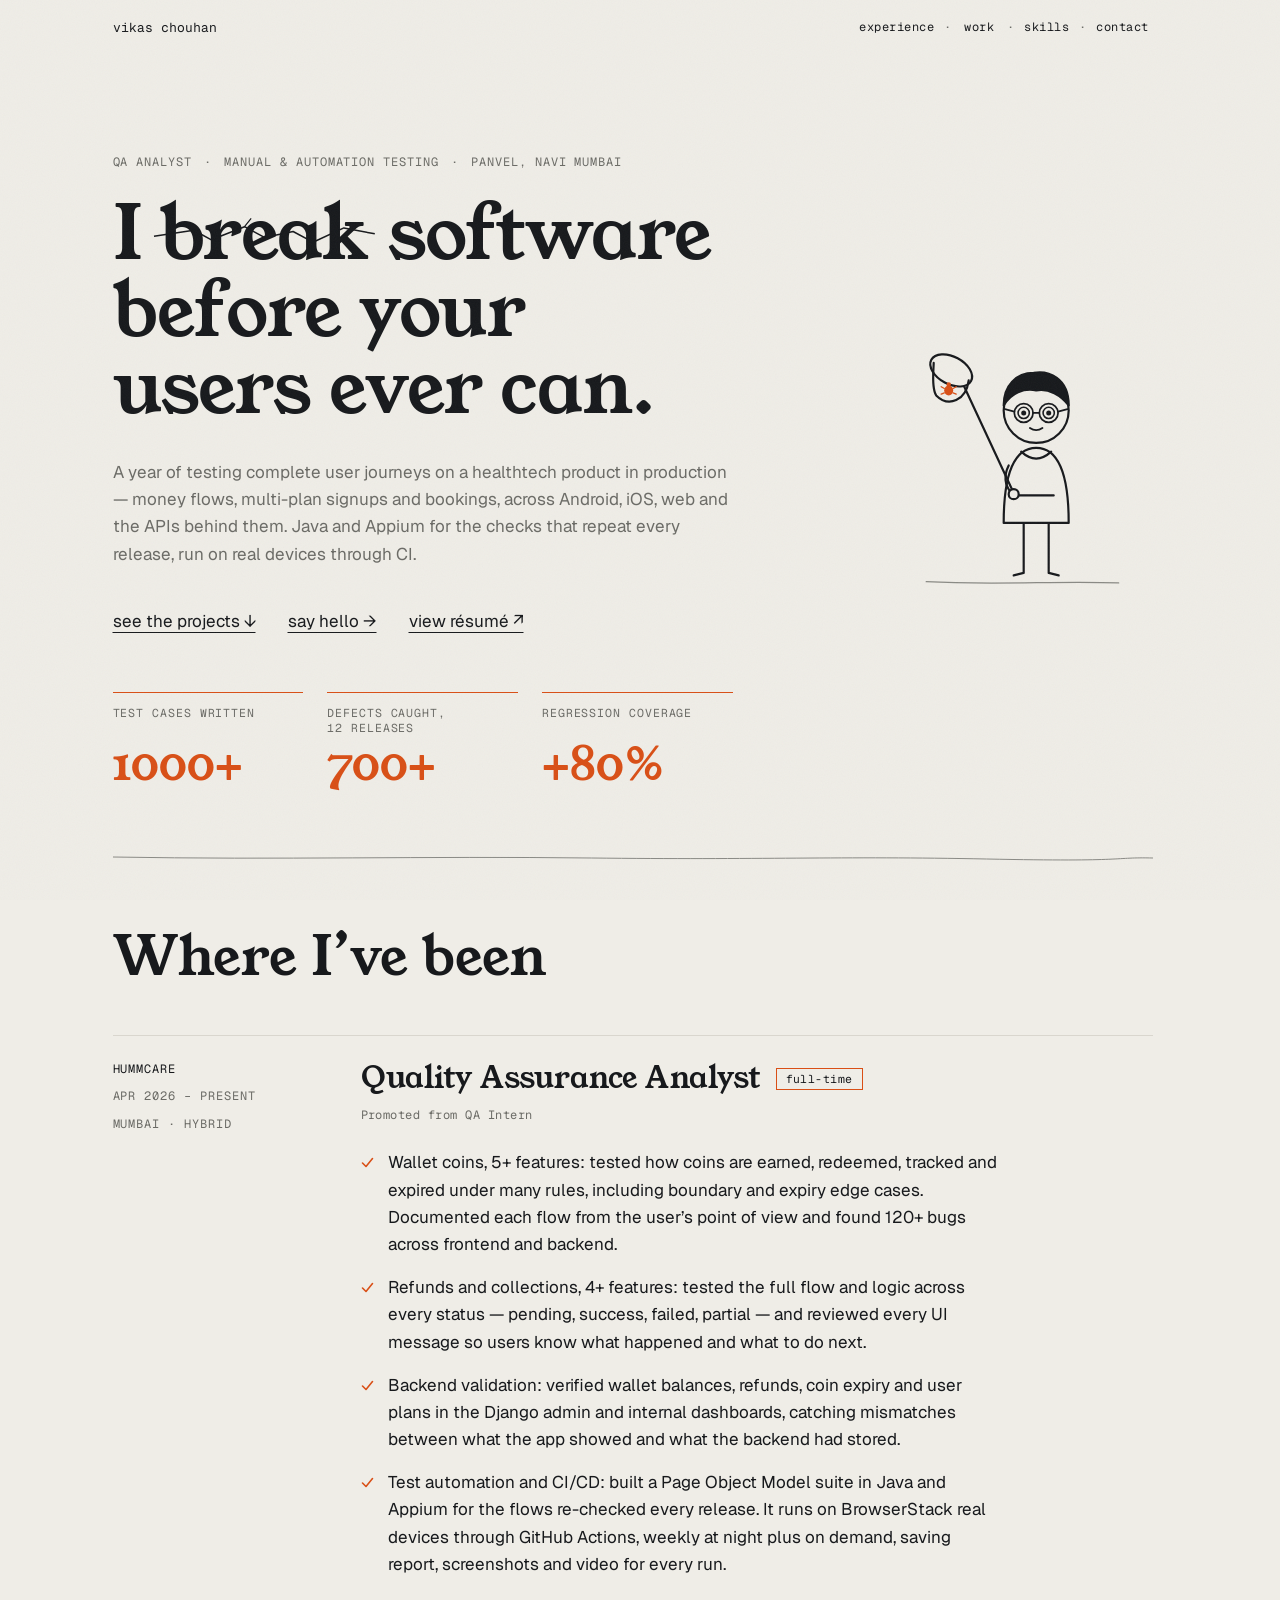
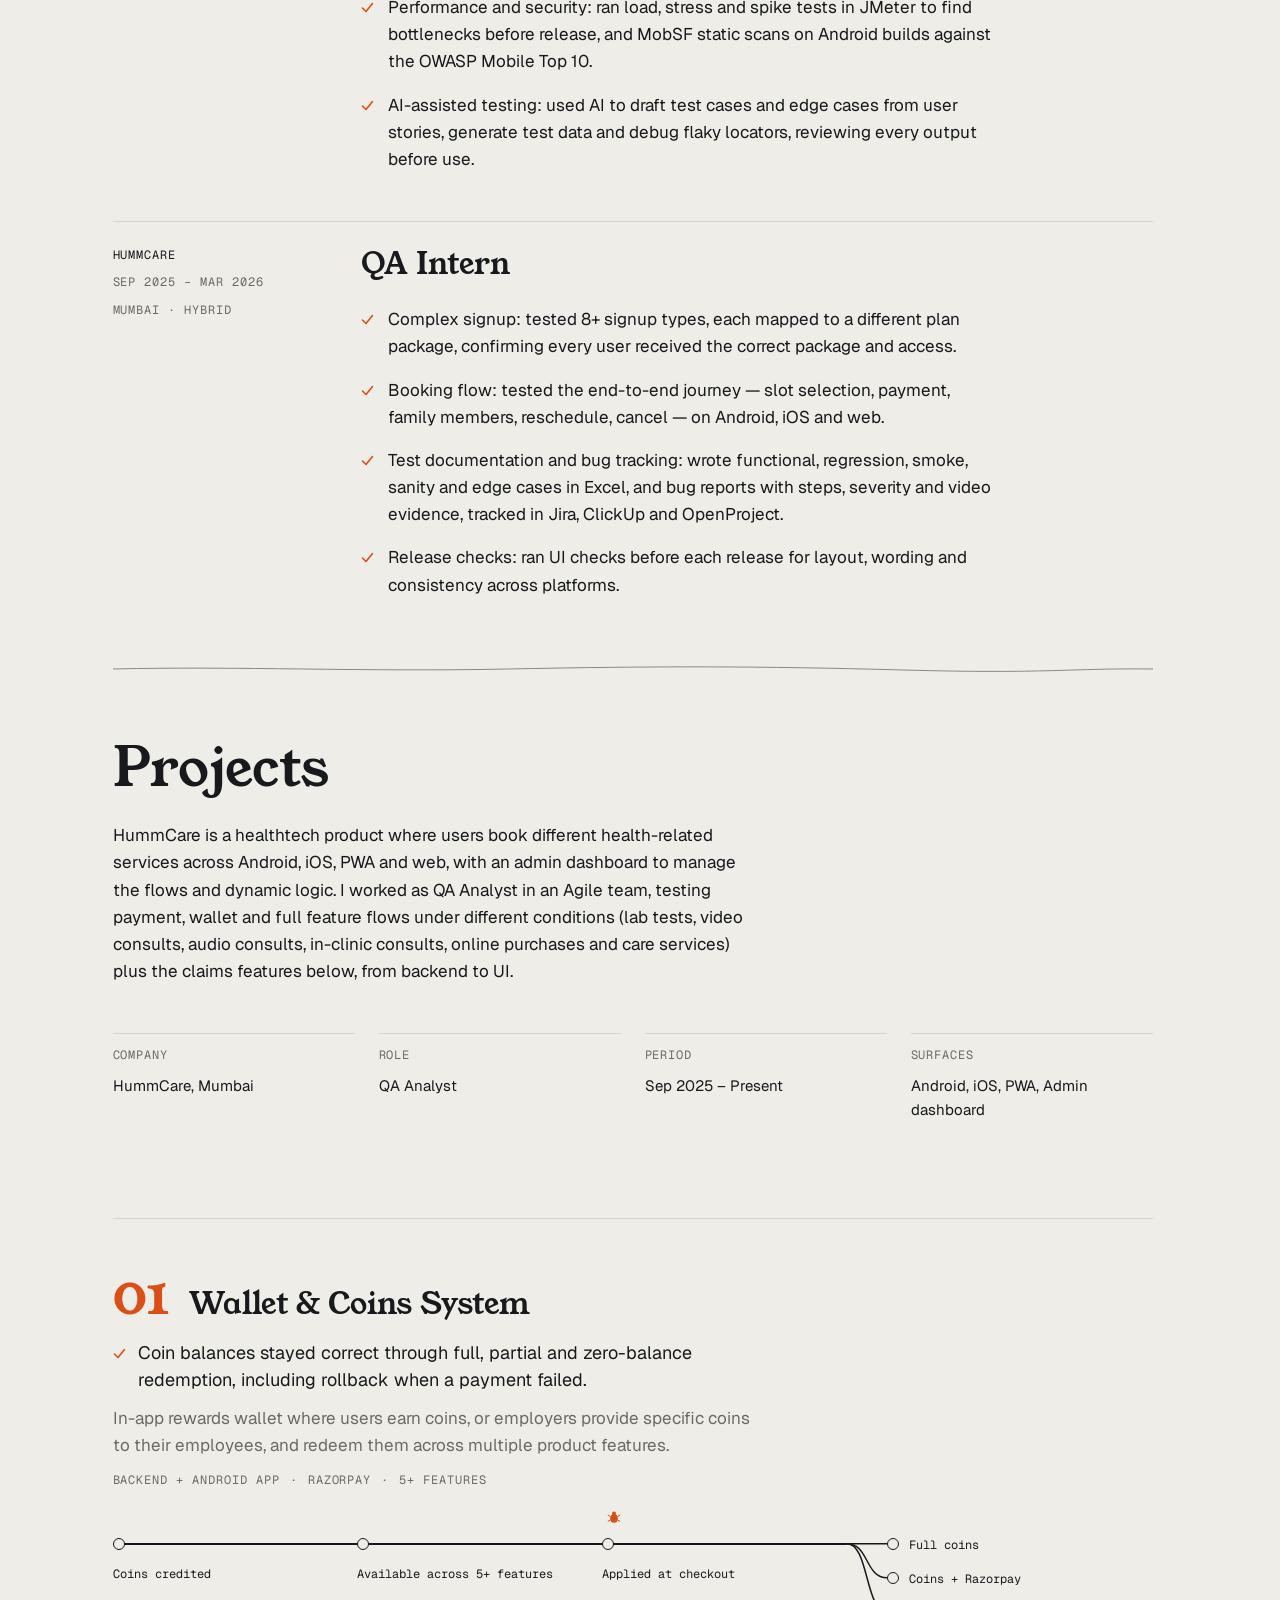
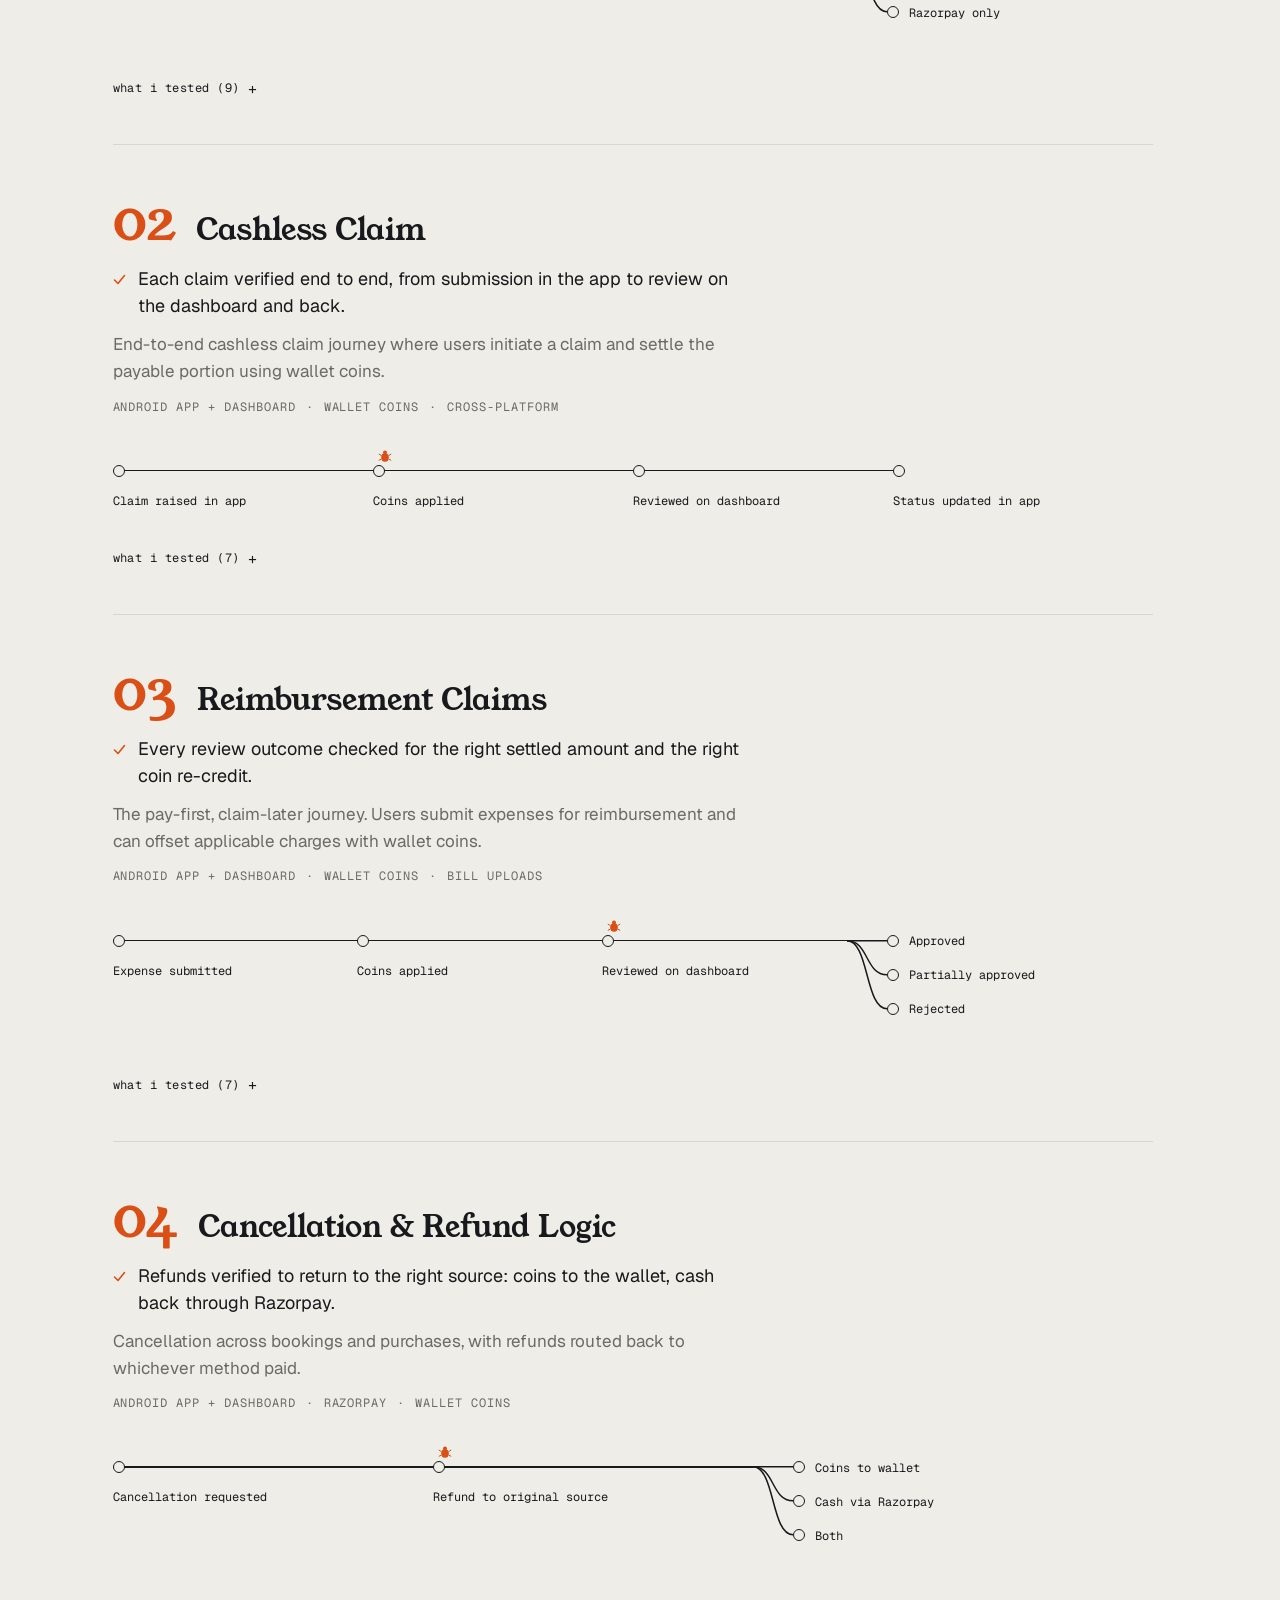
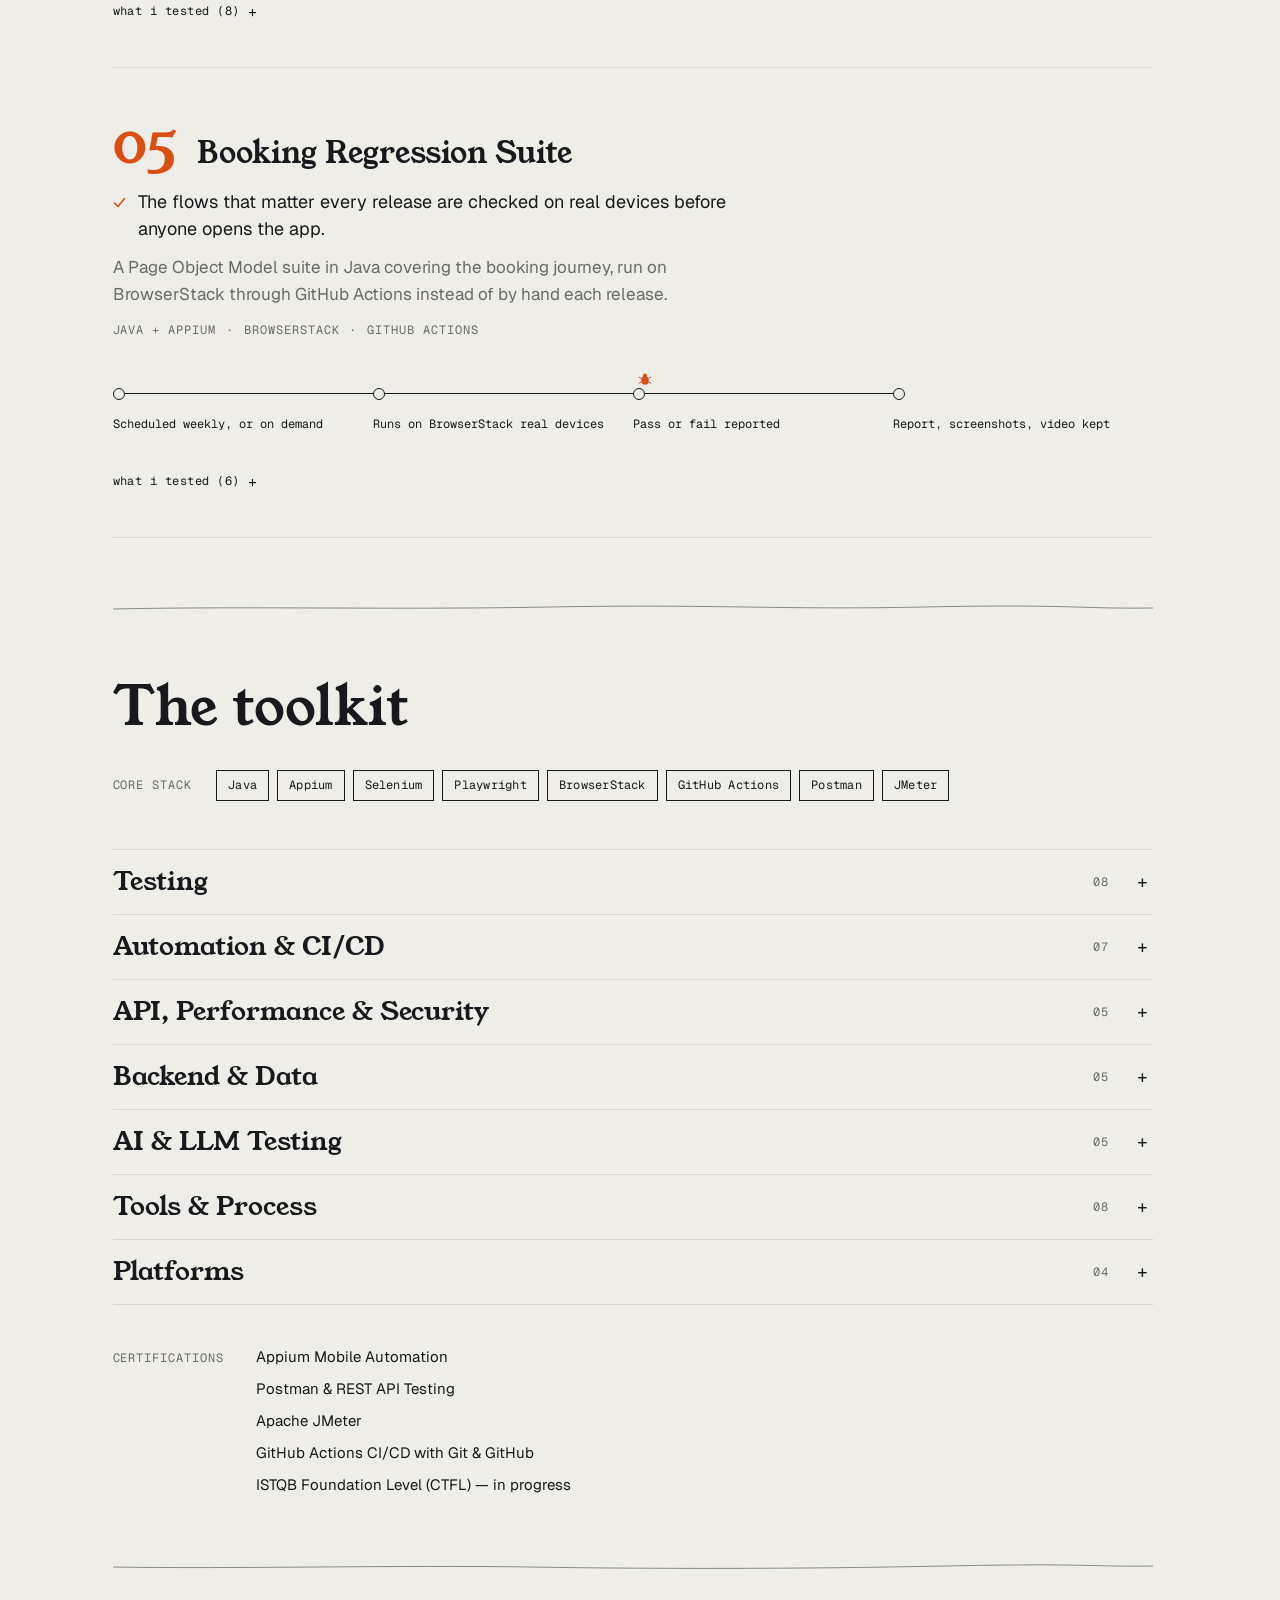
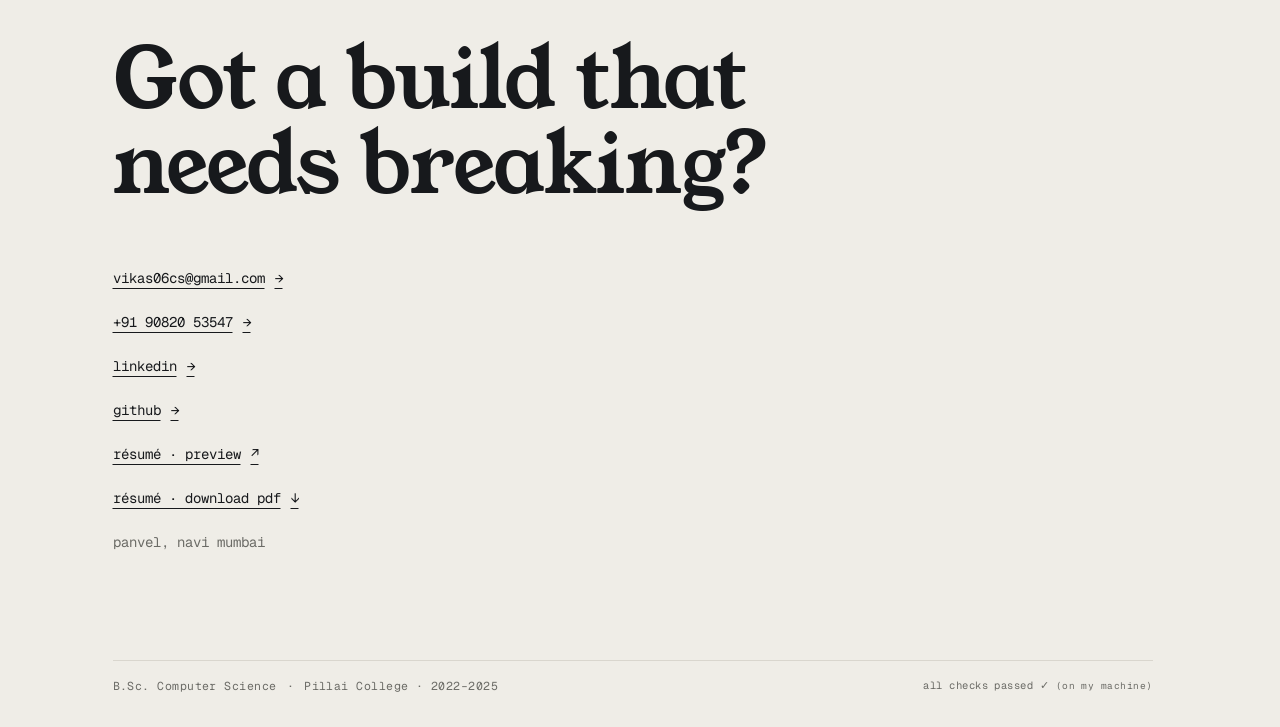
<file: index.html>
<!DOCTYPE html>
<html lang="en">
<head>
<meta charset="utf-8">
<meta name="viewport" content="width=device-width, initial-scale=1">
<title>Vikas Chouhan — QA Analyst</title>
<meta name="description" content="QA Analyst in Panvel, Navi Mumbai. Manual and automation testing across Android, iOS, web and APIs — Java, Appium, Postman, JMeter and MobSF, wired to CI/CD.">
<meta name="color-scheme" content="light">
<link rel="canonical" href="https://vikaschouhan06.github.io/">
<meta name="theme-color" content="#efede7">
<meta property="og:title" content="Vikas Chouhan — QA Analyst">
<meta property="og:description" content="I break software before your users ever can. Manual and automation testing across mobile, web and APIs.">
<meta property="og:type" content="website">
<meta property="og:url" content="https://vikaschouhan06.github.io/">
<meta property="og:image" content="https://vikaschouhan06.github.io/og.png">
<meta property="og:image:width" content="1200">
<meta property="og:image:height" content="630">
<meta property="og:image:alt" content="Vikas Chouhan, QA Analyst — I break software before your users ever can.">
<meta name="twitter:card" content="summary_large_image">
<meta name="twitter:title" content="Vikas Chouhan — QA Analyst">
<meta name="twitter:description" content="I break software before your users ever can.">
<meta name="twitter:image" content="https://vikaschouhan06.github.io/og.png">
<link rel="preconnect" href="https://fonts.googleapis.com">
<link rel="preconnect" href="https://fonts.gstatic.com" crossorigin>
<link href="https://fonts.googleapis.com/css2?family=Young+Serif&family=Geist:wght@400;500&family=Geist+Mono:wght@400;500&display=swap" rel="stylesheet">
<link rel="stylesheet" href="styles.css">
<link rel="icon" href="data:image/svg+xml,%3Csvg xmlns='http://www.w3.org/2000/svg' viewBox='0 0 32 32'%3E%3Crect width='32' height='32' fill='%23efede7'/%3E%3Cellipse cx='16' cy='18' rx='7' ry='8' fill='%23d94f16'/%3E%3Ccircle cx='16' cy='8.5' r='4' fill='%23d94f16'/%3E%3C/svg%3E">
<script type="application/ld+json">
{
  "@context": "https://schema.org",
  "@type": "Person",
  "name": "Vikas Chouhan",
  "url": "https://vikaschouhan06.github.io/",
  "email": "mailto:vikas06cs@gmail.com",
  "telephone": "+91-90820-53547",
  "jobTitle": "QA Analyst",
  "address": { "@type": "PostalAddress", "addressLocality": "Panvel, Navi Mumbai", "addressCountry": "IN" },
  "alumniOf": { "@type": "CollegeOrUniversity", "name": "Pillai College" },
  "knowsAbout": ["Manual Testing", "Test Automation", "Java", "Appium", "Selenium", "Playwright", "REST API Testing", "Postman", "Apache JMeter", "MobSF", "Page Object Model", "BrowserStack", "GitHub Actions"],
  "sameAs": [
    "https://github.com/VikasChouhan06",
    "https://linkedin.com/in/vikas-chouhan-qa"
  ]
}
</script>
</head>
<body>

<a class="skip" href="#top">Skip to content</a>

<div class="grain" aria-hidden="true"></div>

<header class="bar" id="bar">
  <div class="bar-in">
    <a class="wordmark" href="#top"><span class="nav-full">vikas chouhan</span><span class="nav-short">vikas</span></a>
    <nav class="nav" aria-label="Sections">
      <a class="nav-link" href="#experience" data-nav="experience"><span class="nav-full">experience</span><span class="nav-short">exp</span><span class="here" aria-hidden="true">you are here &rarr;</span></a>
      <span class="nav-sep" aria-hidden="true">&middot;</span>
      <a class="nav-link" href="#work" data-nav="work">work<span class="here" aria-hidden="true">you are here &rarr;</span></a>
      <span class="nav-sep" aria-hidden="true">&middot;</span>
      <a class="nav-link" href="#skills" data-nav="skills">skills<span class="here" aria-hidden="true">you are here &rarr;</span></a>
      <span class="nav-sep" aria-hidden="true">&middot;</span>
      <a class="nav-link" href="#contact" data-nav="contact">contact<span class="here" aria-hidden="true">you are here &rarr;</span></a>
    </nav>
  </div>
</header>

<main id="top" class="shell">

  <section id="hero" class="hero" aria-label="Intro">
    <div class="hero-text">
      <p class="eyebrow">
        <span class="nw">QA Analyst</span>
        <span class="sep" aria-hidden="true">&middot;</span>
        <span class="nw">Manual &amp; automation testing</span>
        <span class="sep" aria-hidden="true">&middot;</span>
        <span class="nw">Panvel, Navi Mumbai</span>
      </p>
      <h1 class="hero-h">I <span class="strike">break<svg aria-hidden="true" viewBox="0 0 100 40" preserveAspectRatio="none"><path d="M0 22 L18 17 L26 25 L41 14 L50 23 L63 18 L72 27 L86 15 L100 20" fill="none" stroke="#17191c" stroke-width="1.5" vector-effect="non-scaling-stroke" stroke-linejoin="round"></path><path d="M41 14 L44 7 M72 27 L70 34" fill="none" stroke="#17191c" stroke-width="1.2" vector-effect="non-scaling-stroke"></path></svg></span> software before your users ever&nbsp;can.</h1>
      <p class="hero-sub">A year of testing complete user journeys on a healthtech product in production — money flows, multi-plan signups and bookings, across Android, iOS, web and the APIs behind them. Java and Appium for the checks that repeat every release, run on real devices through CI.</p>
      <div class="hero-cta">
        <a href="#work">see the projects &darr;</a>
        <a href="#contact">say hello &rarr;</a>
        <button type="button" class="linkish" data-cv-open>view r&eacute;sum&eacute; &#8599;</button>
      </div>
      <dl class="hero-stats">
        <div class="hero-stat"><dt>test cases written</dt><dd>1000+</dd></div>
        <div class="hero-stat"><dt>defects caught, 12 releases</dt><dd>700+</dd></div>
        <div class="hero-stat"><dt>regression coverage</dt><dd>+80%</dd></div>
      </dl>
    </div>
    <div class="hero-aside"><div id="hero-anchor" aria-hidden="true"></div></div>
  </section>

  <svg class="squiggle" aria-hidden="true" width="100%" height="12" viewBox="0 0 1000 12" preserveAspectRatio="none"><path d="M0 5 C160 8 300 4 460 6 S700 4 840 7 S960 5 1000 6" fill="none" stroke="#8a8a85" stroke-width="1" vector-effect="non-scaling-stroke"></path></svg>

  <section id="experience" class="section" aria-labelledby="exp-h">
    <h2 id="exp-h" class="h2">Where I&rsquo;ve been</h2>
    <div id="exp-list"></div>
  </section>

  <svg class="squiggle" aria-hidden="true" width="100%" height="12" viewBox="0 0 1000 12" preserveAspectRatio="none"><path d="M0 6 C120 3 240 9 380 6 S620 3 760 7 S920 5 1000 6" fill="none" stroke="#8a8a85" stroke-width="1" vector-effect="non-scaling-stroke"></path></svg>

  <section id="work" class="section" aria-labelledby="work-h">
    <div class="measure">
      <h2 id="work-h" class="h2">Projects</h2>
      <p class="lede">HummCare is a healthtech product where users book different health-related services across Android, iOS, PWA and web, with an admin dashboard to manage the flows and dynamic logic. I worked as QA Analyst in an Agile team, testing payment, wallet and full feature flows under different conditions (lab tests, video consults, audio consults, in-clinic consults, online purchases and care services) plus the claims features below, from backend to UI.</p>
    </div>

    <dl class="facts">
      <div class="facts-pair">
        <div class="fact"><dt>Company</dt><dd>HummCare, Mumbai</dd></div>
        <div class="fact"><dt>Role</dt><dd>QA Analyst</dd></div>
      </div>
      <div class="facts-pair">
        <div class="fact"><dt>Period</dt><dd>Sep 2025 &ndash; Present</dd></div>
        <div class="fact"><dt>Surfaces</dt><dd>Android, iOS, PWA, Admin dashboard</dd></div>
      </div>
    </dl>

    <div class="projects" id="projects"></div>
  </section>

  <svg class="squiggle" aria-hidden="true" width="100%" height="12" viewBox="0 0 1000 12" preserveAspectRatio="none"><path d="M0 7 C140 4 260 8 420 5 S640 8 780 5 S930 7 1000 6" fill="none" stroke="#8a8a85" stroke-width="1" vector-effect="non-scaling-stroke"></path></svg>

  <section id="skills" class="section" aria-labelledby="skills-h">
    <h2 id="skills-h" class="h2">The toolkit</h2>
    <div class="stack">
      <h3 class="stack-h">Core stack</h3>
      <ul class="stack-list" id="core-stack"></ul>
    </div>
    <div class="skills" id="skills-list"></div>
    <div class="certs">
      <h3 class="certs-h">Certifications</h3>
      <ul class="certs-list" id="certs"></ul>
    </div>
  </section>


  <svg class="squiggle" aria-hidden="true" width="100%" height="12" viewBox="0 0 1000 12" preserveAspectRatio="none"><path d="M0 6 C110 8 280 4 400 6 S660 8 800 5 S940 6 1000 5" fill="none" stroke="#8a8a85" stroke-width="1" vector-effect="non-scaling-stroke"></path></svg>

  <section id="contact" class="section" aria-labelledby="contact-h">
    <h2 id="contact-h" class="h1-contact">Got a build that needs&nbsp;breaking?</h2>
    <div class="contact-row">
      <ul class="contact-list">
        <li><a id="email-link" href="mailto:vikas06cs@gmail.com">vikas06cs@gmail.com <span aria-hidden="true">&rarr;</span></a></li>
        <li><a href="tel:+919082053547">+91 90820 53547 <span aria-hidden="true">&rarr;</span></a></li>
        <li><a href="https://linkedin.com/in/vikas-chouhan-qa" target="_blank" rel="noopener">linkedin <span aria-hidden="true">&rarr;</span></a></li>
        <li><a href="https://github.com/VikasChouhan06" target="_blank" rel="noopener">github <span aria-hidden="true">&rarr;</span></a></li>
        <li><button type="button" class="linkish" data-cv-open>r&eacute;sum&eacute; &middot; preview <span aria-hidden="true">&#8599;</span></button></li>
        <li><a href="Vikas_Chouhan_QA_Resume.pdf" download="Vikas_Chouhan_QA_Resume.pdf">r&eacute;sum&eacute; &middot; download pdf <span aria-hidden="true">&darr;</span></a></li>
        <li class="dim">panvel, navi mumbai</li>
      </ul>
      <div id="contact-anchor" aria-hidden="true"></div>
    </div>
  </section>

</main>

<footer class="foot" id="foot">
  <div class="foot-in">
    <div class="foot-left">
      <span class="nw">B.Sc. Computer Science</span>
      <span aria-hidden="true">&middot;</span>
      <span class="nw">Pillai College &middot; 2022&ndash;2025</span>
    </div>
    <span class="foot-right nw">all checks passed &#10003; <span class="foot-aside">(on my machine)</span></span>
  </div>
</footer>

<dialog id="cv-modal" aria-label="R&eacute;sum&eacute; preview">
  <div class="cv-panel">
    <div class="cv-bar">
      <span class="cv-name">vikas_chouhan_qa_resume.pdf</span>
      <div class="cv-actions">
        <a href="Vikas_Chouhan_QA_Resume.pdf" download="Vikas_Chouhan_QA_Resume.pdf">download &darr;</a>
        <button type="button" id="cv-close" autofocus aria-label="Close preview">&times;</button>
      </div>
    </div>
    <iframe id="cv-frame" title="Vikas Chouhan r&eacute;sum&eacute;" data-src="Vikas_Chouhan_QA_Resume.pdf#view=FitH"></iframe>
    <p class="cv-fallback">
      Nothing showing? <a href="Vikas_Chouhan_QA_Resume.pdf" target="_blank" rel="noopener">open the PDF in a new tab &#8599;</a>
    </p>
  </div>
</dialog>

<div id="comp-bubble" aria-live="polite"></div>

<div id="comp">
  <div id="comp-inner">
    <button type="button" id="comp-btn" aria-label="Vikas, the site&rsquo;s bug catcher. Click for an edge case he&rsquo;d check">
      <svg id="comp-svg" viewBox="0 0 160 220" width="160" height="220" fill="none" stroke="#17191c" stroke-width="1.75" stroke-linecap="round" stroke-linejoin="round" aria-hidden="true">
        <g data-layer="key"><rect x="100" y="110" width="58" height="84" fill="#efede7"></rect><rect x="106" y="116" width="46" height="58" stroke-width="1.25"></rect><text x="115" y="150" font-family="Geist Mono, monospace" font-size="14" fill="#17191c" stroke="none">Esc</text></g>
        <g data-layer="floorNet"><path d="M18 197 L66 199"></path><ellipse cx="12" cy="188" rx="8" ry="12" transform="rotate(-25 12 188)" fill="#efede7"></ellipse></g>
        <path d="M4 200 C50 198 100 202 158 199" stroke="#8a8a85" stroke-width="1"></path>
        <g id="comp-figure">
          <g data-layer="exp"><path d="M90 128 L22 60"></path><path d="M6 56 Q4 74 16 78 Q28 76 28 58" fill="#efede7"></path><ellipse cx="17" cy="56" rx="12" ry="6" transform="rotate(20 17 56)" fill="#efede7"></ellipse><g id="exp-bug"><g fill="#d94f16" stroke="none"><ellipse cx="17" cy="70" rx="3.6" ry="4"></ellipse><circle cx="17" cy="65.2" r="1.8"></circle></g><path d="M13.5 68.5 L11 67 M13.5 72 L11 73 M20.5 68.5 L23 67 M20.5 72 L23 73" stroke="#d94f16" stroke-width="1"></path></g></g>
          <path id="comp-legs" d="M60 150 L60 192 L52 194 M80 150 L80 192 L88 194"></path>
          <path d="M44 152 C44 114 52 92 70 92 C88 92 96 114 96 152 Z" fill="#efede7"></path>
          <path d="M58 95 Q70 106 82 95 M56 130 H84"></path>
          <g data-layer="hero"><path d="M88 128 L128 42"></path><ellipse cx="138" cy="30" rx="18" ry="11" transform="rotate(-28 138 30)" fill="#efede7"></ellipse><path d="M124 38 C126 54 140 60 150 50 C154 44 152 30 152 24"></path><g id="net-bug"><g fill="#d94f16" stroke="none"><ellipse cx="140" cy="46" rx="3.6" ry="4"></ellipse><circle cx="140" cy="41.2" r="1.8"></circle></g><path d="M136.5 44.5 L134 43 M136.5 48 L134 49 M143.5 44.5 L146 43 M143.5 48 L146 49" stroke="#d94f16" stroke-width="1"></path></g><path d="M92 106 Q98 118 90 128"></path><circle cx="88" cy="129" r="4" fill="#efede7"></circle></g>
          <g data-layer="exp"><path d="M92 106 Q98 118 90 128"></path><circle cx="89" cy="129" r="4" fill="#efede7"></circle></g>
          <g data-layer="skills"><rect x="56" y="108" width="30" height="38" fill="#efede7"></rect><rect x="64" y="105" width="14" height="5" fill="#efede7" stroke-width="1.4"></rect><path d="M61 118 L64 121 L69 115 M61 128 L64 131 L69 125" stroke-width="1.4"></path><path d="M73 118 H81 M73 128 H81 M61 138 H79" stroke="#8a8a85" stroke-width="1.2"></path><path d="M92 106 Q98 122 86 132"></path><circle cx="85" cy="133" r="4" fill="#efede7"></circle><circle cx="56" cy="141" r="4" fill="#efede7"></circle></g>
          <g data-layer="asleep"><path d="M92 106 Q96 126 84 138"></path><circle cx="83" cy="139" r="4" fill="#efede7"></circle></g>
          <g data-layer="point"><path d="M28 120 L-16 112"></path><ellipse cx="-24" cy="110" rx="8" ry="12" transform="rotate(-10 -24 110)" fill="#efede7"></ellipse><path d="M48 106 Q38 118 28 120"></path><circle cx="28" cy="120" r="4" fill="#efede7"></circle><path d="M92 106 Q98 124 92 136"></path></g>
          <g data-layer="thumbs"><path d="M92 106 Q106 102 104 89"></path><circle cx="104" cy="85" r="4.5" fill="#efede7"></circle><path d="M104 80 V73" stroke-width="2"></path></g>
          <g data-layer="watch"><path d="M48 106 Q40 122 60 120"></path><rect x="58" y="116" width="7" height="7" fill="#efede7" stroke-width="1.4"></rect><path d="M92 106 Q98 124 92 136"></path></g>
          <g data-layer="case"><path d="M92 106 Q106 98 100 84"></path><circle cx="99" cy="82" r="4" fill="#efede7"></circle></g>
          <g id="comp-head">
            <circle cx="70" cy="62" r="26" fill="#efede7"></circle>
            <path d="M44 58 C44 36 60 30 72 32 C86 32 96 42 96 58 C90 48 80 44 70 46 C60 44 50 50 44 58 Z" fill="#17191c"></path>
            <g data-layer="eyes"><g id="comp-eyes"><circle cx="60" cy="64" r="4.5" fill="#efede7" stroke-width="1.25"></circle><circle cx="80" cy="64" r="4.5" fill="#efede7" stroke-width="1.25"></circle><g data-pupils="1" fill="#17191c" stroke="none"><circle cx="60" cy="64" r="2"></circle><circle cx="80" cy="64" r="2"></circle></g></g></g>
            <path data-layer="closed" d="M56 65 Q60 68 64 65 M76 65 Q80 68 84 65" stroke-width="1.5"></path>
            <g id="comp-glasses"><circle cx="60" cy="64" r="7.5" stroke-width="1.4"></circle><circle cx="80" cy="64" r="7.5" stroke-width="1.4"></circle><path d="M67.5 64 H72.5 M52.5 63 L45 61 M87.5 63 L95 61" stroke-width="1.4"></path></g>
            <path d="M65 76 Q70 79.5 75 76" stroke-width="1.5"></path>
          </g>
          <g data-layer="case"><path d="M98 82 L88 72" stroke-width="2"></path><circle cx="80" cy="64" r="11"></circle><path d="M74 58 Q77 55 81 55" stroke-width="1.1"></path></g>
        </g>
        <g data-layer="z"><text x="118" y="40" font-family="Young Serif, serif" font-size="16" fill="#8a8a85" stroke="none">z</text><text x="130" y="26" font-family="Young Serif, serif" font-size="12" fill="#8a8a85" stroke="none">z</text></g>
        <g data-layer="q"><text x="112" y="32" font-family="Young Serif, serif" font-size="20" fill="#17191c" stroke="none">?</text></g>
      </svg>
    </button>
  </div>
</div>

<button type="button" id="comp-hide" aria-label="Hide the character for this visit">&times;</button>

<script src="data.js"></script>
<script src="app.js"></script>
</body>
</html>
</file>
<file: styles.css>
/* ------------------------------------------------------------------
   Vikas Chouhan — QA portfolio
   Palette, type and layout tokens.
   ------------------------------------------------------------------ */

:root {
  --bg: #efede7;
  --ink: #17191c;
  --muted: #6b6b66;
  --line: #d9d6ce;
  --rule: #8a8a85;
  --accent: #d94f16;

  --serif: 'Young Serif', Georgia, 'Times New Roman', serif;
  --sans: 'Geist', system-ui, -apple-system, sans-serif;
  --mono: 'Geist Mono', ui-monospace, 'SFMono-Regular', monospace;

  --maxw: 1120px;
  --gutter: clamp(20px, 5vw, 40px);
  --bar-h: 56px;
  --row: 34px;
  --section-gap: clamp(32px, 6vw, 64px);
}

*, *::before, *::after { box-sizing: border-box; }

html {
  scroll-behavior: smooth;
  /* decorative SVGs paint outside their boxes; clip (not hidden) keeps
     position:sticky working on the header */
  overflow-x: hidden;
  overflow-x: clip;
  /* reserve the scrollbar so locking the page for the dialog shifts nothing */
  scrollbar-gutter: stable;
}

/* the page behind the résumé dialog must not scroll */
html.is-locked { overflow: hidden; }

body {
  margin: 0;
  background: var(--bg);
  color: var(--ink);
  font-family: var(--sans);
  font-size: 17px;
  line-height: 1.6;
  -webkit-font-smoothing: antialiased;
  overflow-x: hidden;
  overflow-x: clip;
}

a {
  color: var(--ink);
  text-decoration-color: var(--ink);
  text-underline-offset: 5px;
  text-decoration-thickness: 1px;
}
a:hover { text-decoration-color: var(--accent); }

*:focus-visible { outline: 2px solid var(--ink); outline-offset: 3px; }

.skip {
  position: absolute;
  left: -9999px;
  font-family: var(--mono);
  font-size: 13px;
}
.skip:focus {
  position: fixed;
  left: 12px;
  top: 12px;
  z-index: 60;
  padding: 12px 16px;
  background: var(--ink);
  color: var(--bg);
  text-decoration: none;
}

@keyframes fadein { from { opacity: 0; } to { opacity: 1; } }

.nw { white-space: nowrap; }
.dim { color: var(--muted); }

/* ---------- grain overlay ---------- */

.grain {
  position: fixed;
  inset: 0;
  pointer-events: none;
  z-index: 50;
  opacity: .04;
  background-image: url("data:image/svg+xml,%3Csvg xmlns='http://www.w3.org/2000/svg' width='200' height='200'%3E%3Cfilter id='n'%3E%3CfeTurbulence type='fractalNoise' baseFrequency='0.85' numOctaves='3' stitchTiles='stitch'/%3E%3C/filter%3E%3Crect width='100%25' height='100%25' filter='url(%23n)'/%3E%3C/svg%3E");
}

/* ---------- header ---------- */

.bar {
  position: sticky;
  top: 0;
  z-index: 40;
  background: var(--bg);
  border-bottom: 1px solid transparent;
}
.bar.is-scrolled { border-bottom-color: var(--line); }

.bar-in {
  max-width: var(--maxw);
  margin: 0 auto;
  padding: 0 var(--gutter);
  height: var(--bar-h);
  display: flex;
  align-items: center;
  justify-content: space-between;
  gap: 16px;
}

.wordmark {
  font-family: var(--mono);
  font-size: 13px;
  text-decoration: none;
  white-space: nowrap;
  min-height: 44px;
  display: flex;
  align-items: center;
}
.wordmark:hover { text-decoration: underline; text-decoration-color: var(--accent); }

.nav { display: flex; align-items: center; gap: 6px; }

.nav-sep { font-family: var(--mono); font-size: 12px; color: var(--muted); }

.nav-short { display: none; }

.nav-link {
  position: relative;
  font-family: var(--mono);
  font-size: 12px;
  letter-spacing: .04em;
  text-decoration: none;
  white-space: nowrap;
  min-height: 44px;
  min-width: 44px;
  display: flex;
  align-items: center;
  justify-content: center;
  padding: 0 4px;
}
.nav-link:hover { text-decoration: underline; text-decoration-color: var(--accent); }

.here {
  position: absolute;
  top: 38px;
  left: 50%;
  transform: translateX(-50%);
  font-size: 9.5px;
  color: var(--muted);
  letter-spacing: .02em;
  white-space: nowrap;
  display: none;
}
.nav-link.is-active .here { display: block; }

/* ---------- layout ---------- */

.shell {
  max-width: var(--maxw);
  margin: 0 auto;
  padding: 0 var(--gutter);
}

.section {
  padding-top: var(--section-gap);
  scroll-margin-top: var(--bar-h);
}

.squiggle { display: block; margin: var(--section-gap) 0 0; }

.measure { max-width: 640px; }

.h2 {
  margin: 0;
  font-family: var(--serif);
  font-weight: 400;
  font-size: clamp(36px, 5vw, 54px);
  line-height: 1.1;
  text-wrap: balance;
}

.h3 {
  margin: 0;
  font-family: var(--serif);
  font-weight: 400;
  font-size: clamp(24px, 3vw, 30px);
  line-height: 1.2;
  text-wrap: balance;
}

.lede { margin: 24px 0 0; text-wrap: pretty; }

/* ---------- hero ---------- */

.hero {
  padding-top: clamp(64px, 8vw, 96px);
  display: flex;
  flex-direction: row;
  flex-wrap: nowrap;
  align-items: center;
  justify-content: flex-start;
  gap: clamp(24px, 4vw, 56px);
  animation: fadein 300ms ease-out both;
}

.hero-text { flex: 0 1 760px; min-width: 0; width: 100%; }
.hero-aside { flex: 0 0 auto; }

#hero-anchor { width: 160px; height: 220px; }

.eyebrow {
  margin: 0 0 24px;
  display: flex;
  flex-direction: row;
  flex-wrap: wrap;
  gap: 4px 12px;
  font-family: var(--mono);
  font-size: 12px;
  text-transform: uppercase;
  letter-spacing: .08em;
  color: var(--muted);
}

.hero-h {
  margin: 0;
  font-family: var(--serif);
  font-weight: 400;
  font-size: clamp(40px, 6.4vw, 74px);
  line-height: 1.04;
  letter-spacing: -.01em;
  text-wrap: balance;
}

.strike { position: relative; display: inline-block; }
.strike svg {
  position: absolute;
  left: -3%;
  top: 18%;
  width: 106%;
  height: 62%;
  overflow: visible;
}

.hero-sub { margin: 32px 0 0; max-width: 620px; color: var(--muted); text-wrap: pretty; }

.hero-cta { margin-top: 32px; display: flex; flex-wrap: wrap; gap: 8px 32px; }
.hero-cta a { min-height: 44px; display: flex; align-items: center; }

.hero-stats {
  margin: 48px 0 0;
  max-width: 620px;
  display: flex;
  flex-wrap: wrap;
  gap: 24px;
}

.hero-stat {
  flex: 1 1 150px;
  min-width: 0;
  padding-top: 12px;
  border-top: 1px solid var(--accent);
}
.hero-stat dt {
  font-family: var(--mono);
  font-size: 11.5px;
  line-height: 1.35;
  /* reserve two lines so the figures below sit on one baseline */
  min-height: 2.7em;
  text-transform: uppercase;
  letter-spacing: .08em;
  color: var(--muted);
  text-wrap: pretty;
}
.hero-stat dd {
  margin: 6px 0 0;
  font-family: var(--serif);
  font-size: clamp(34px, 4.4vw, 46px);
  line-height: 1;
  color: var(--accent);
}

/* the headline tools, visible without opening anything */
.stack {
  margin-top: 32px;
  display: flex;
  flex-wrap: wrap;
  gap: 12px 24px;
  align-items: baseline;
}
.stack-h {
  margin: 0;
  flex: none;
  font-family: var(--mono);
  font-size: 12px;
  font-weight: 400;
  text-transform: uppercase;
  letter-spacing: .08em;
  color: var(--muted);
}
.stack-list {
  margin: 0;
  padding: 0;
  list-style: none;
  flex: 1 1 420px;
  display: flex;
  flex-wrap: wrap;
  gap: 8px;
}
.stack-list li {
  padding: 5px 11px;
  border: 1px solid var(--ink);
  font-family: var(--mono);
  font-size: 12px;
  letter-spacing: .02em;
  white-space: nowrap;
}

/* ---------- fact grid ---------- */

.facts { margin: 48px 0 0; display: flex; flex-wrap: wrap; gap: 24px; }
.facts-pair { flex: 1 1 300px; display: flex; gap: 24px; }

.fact {
  flex: 1 1 0;
  min-width: 0;
  border-top: 1px solid var(--line);
  padding-top: 12px;
}
.fact dt {
  font-family: var(--mono);
  font-size: 12px;
  text-transform: uppercase;
  letter-spacing: .08em;
  color: var(--muted);
  white-space: nowrap;
}
.fact dd { margin: 8px 0 0; font-size: 15px; }

/* ---------- projects ---------- */

.projects { margin-top: 96px; border-bottom: 1px solid var(--line); }

.project {
  position: relative;
  border-top: 1px solid var(--line);
  padding: 48px 0 32px;
}

.project-head {
  display: flex;
  align-items: baseline;
  flex-wrap: wrap;
  gap: 4px 20px;
  max-width: 720px;
}

.project-num {
  font-family: var(--serif);
  font-size: clamp(40px, 5vw, 56px);
  line-height: 1;
  color: var(--accent);
}

.project-name {
  margin: 0;
  font-family: var(--serif);
  font-weight: 400;
  font-size: clamp(24px, 3vw, 30px);
  line-height: 1.2;
  text-wrap: balance;
}

.project-result {
  margin: 16px 0 0;
  max-width: 640px;
  display: flex;
  gap: 12px;
  font-size: 18px;
  line-height: 1.5;
  text-wrap: pretty;
}
.project-result svg { flex: none; margin-top: 8px; }

.project-context {
  margin: 12px 0 0;
  max-width: 640px;
  color: var(--muted);
  text-wrap: pretty;
}

.project-tags {
  margin: 12px 0 0;
  display: flex;
  flex-wrap: wrap;
  gap: 4px 10px;
  font-family: var(--mono);
  font-size: 12px;
  text-transform: uppercase;
  letter-spacing: .08em;
  color: var(--muted);
}

/* flow — wide */

.flow-wide {
  margin-top: 48px;
  padding: 0;
  list-style: none;
  display: flex;
  align-items: flex-start;
}

.branch-list { margin: 0; padding: 0; }

.station { flex: 1 1 0; min-width: 0; }

.station-rail { position: relative; height: 12px; }

.station-line {
  position: absolute;
  left: 0;
  right: 0;
  top: 5px;
  height: 1.5px;
  background: var(--ink);
}

.flow-dot {
  position: absolute;
  left: 0;
  top: 0;
  width: 12px;
  height: 12px;
  border: 1.5px solid var(--ink);
  border-radius: 50%;
  background: var(--bg);
}

.sep { color: inherit; }

.station-label {
  margin-top: 16px;
  padding-right: 16px;
  font-family: var(--mono);
  font-size: 12px;
  line-height: 1.45;
  color: var(--ink);
  text-wrap: pretty;
}

.bug {
  position: absolute;
  left: 0;
  top: -21px;
  display: block;
  width: 24px;
  height: 24px;
  opacity: 1;
  visibility: visible;
  transform: translateY(0);
  transition: opacity 250ms ease-out, transform 250ms ease-out, visibility 250ms;
}
.bug.is-hidden { opacity: 0; visibility: hidden; }
.bug.is-caught { transform: translateY(-12px); }

.bug-btn {
  width: 24px;
  height: 24px;
  padding: 0;
  background: none;
  border: none;
  cursor: pointer;
  display: flex;
  align-items: center;
  justify-content: center;
}

.bubble-slot {
  position: absolute;
  bottom: 100%;
  left: 0;
  width: 284px;
  display: flex;
  margin-bottom: 10px;
  z-index: 5;
  pointer-events: none;
}

.bubble {
  position: relative;
  width: max-content;
  /* wide enough that a two-line exchange keeps one line per speaker */
  max-width: 264px;
  padding: 8px 10px;
  border: 1px solid var(--ink);
  background: var(--bg);
  font-family: var(--mono);
  font-size: 11.5px;
  line-height: 1.45;
  color: var(--ink);
  text-wrap: pretty;
  text-align: left;
}
.bubble > span { display: block; }
.bubble .who { color: var(--muted); }

/* The tail: an ink triangle with a background one laid over it, so the 1px
   rule carries on around the point. --tail is set each frame so it lands over
   the head whatever size he is; the bug markers point down-left instead. */
.bubble::before,
.bubble::after {
  content: "";
  position: absolute;
  top: 100%;
  right: var(--tail, 32px);
  width: 0;
  height: 0;
  border: 8px solid transparent;
  border-bottom: 0;
  border-top-color: var(--ink);
}
.bubble::after {
  top: calc(100% - 1px);
  right: calc(var(--tail, 32px) + 1px);
  border-width: 7px;
  border-bottom: 0;
  border-top-color: var(--bg);
}

.bubble-slot .bubble::before { right: auto; left: 9px; }
.bubble-slot .bubble::after { right: auto; left: 10px; }

/* speaking downward: the box hangs from the point instead of sitting on it */
#comp-bubble.is-below .bubble { top: 0; bottom: auto; }
#comp-bubble.is-below .bubble::before {
  top: auto;
  bottom: 100%;
  border-top: 0;
  border-bottom: 8px solid var(--ink);
}
#comp-bubble.is-below .bubble::after {
  top: auto;
  bottom: calc(100% - 1px);
  border-top: 0;
  border-bottom: 7px solid var(--bg);
}

.branches { flex: 1.25 1 0; min-width: 0; position: relative; }
.branches > svg { position: absolute; left: 0; top: 0; overflow: visible; }

.branch {
  height: var(--row);
  padding-left: 40px;
  display: flex;
  align-items: flex-start;
  gap: 10px;
}
.branch .dot-static {
  flex: none;
  width: 12px;
  height: 12px;
  border: 1.5px solid var(--ink);
  border-radius: 50%;
  background: var(--bg);
}
.branch-label {
  min-width: 0;
  font-family: var(--mono);
  font-size: 12px;
  line-height: 1.1;
  padding-top: .5px;
}

/* flow — narrow */

.flow-narrow { display: none; margin-top: 32px; padding: 0; list-style: none; }

.nstation { display: flex; gap: 16px; min-height: 52px; }

.nstation-rail {
  flex: none;
  width: 12px;
  display: flex;
  flex-direction: column;
  align-items: center;
  position: relative;
}
.nstation-rail .dot-static {
  width: 12px;
  height: 12px;
  border: 1.5px solid var(--ink);
  border-radius: 50%;
  background: var(--bg);
  flex: none;
}
.nstation-line { flex: 1; width: 1.5px; background: var(--ink); }

.nbug { position: absolute; left: -17px; top: 0; }
.nbug.is-hidden { visibility: hidden; }

.nstation-label {
  font-family: var(--mono);
  font-size: 12px;
  line-height: 1.3;
  padding-bottom: 20px;
}

.nbranch {
  display: flex;
  align-items: flex-start;
  gap: 10px;
  margin-left: 5.25px;
  height: var(--row);
}
.nbranch > svg { flex: none; margin-top: -14px; overflow: visible; }
.nbranch .dot-static {
  flex: none;
  width: 12px;
  height: 12px;
  border: 1.5px solid var(--ink);
  border-radius: 50%;
  background: var(--bg);
}
.nbranch .branch-label { padding-top: 0; }

/* disclosure */

.disclosure {
  margin: 24px 0 0 -8px;
  min-height: 48px;
  padding: 0 12px 0 8px;
  background: none;
  border: none;
  cursor: pointer;
  display: flex;
  align-items: center;
  gap: 8px;
  font-family: var(--mono);
  font-size: 12px;
  letter-spacing: .04em;
  color: var(--ink);
  white-space: nowrap;
  text-underline-offset: 5px;
  text-decoration-thickness: 1px;
}
.disclosure:hover { text-decoration: underline; text-decoration-color: var(--accent); }

.plus {
  display: inline-block;
  font-size: 15px;
  transition: transform 200ms ease-out;
}
[aria-expanded="true"] .plus { transform: rotate(45deg); }

.panel {
  display: grid;
  grid-template-rows: 0fr;
  transition: grid-template-rows 240ms ease-out;
}
.panel.is-open { grid-template-rows: 1fr; }
.panel > div { overflow: hidden; min-height: 0; }

.tested {
  margin: 12px 0 8px;
  padding-left: 24px;
  max-width: 680px;
  display: flex;
  flex-direction: column;
  gap: 8px;
  font-size: 16px;
}
.tested li { padding-left: 6px; text-wrap: pretty; }

/* ---------- skills ---------- */

.skills { margin-top: 48px; border-bottom: 1px solid var(--line); }
.skill { border-top: 1px solid var(--line); }
.skill h3 { margin: 0; font-weight: 400; }

.skill-btn {
  width: 100%;
  min-height: 64px;
  padding: 16px 0;
  background: none;
  border: none;
  cursor: pointer;
  display: flex;
  align-items: center;
  gap: 24px;
  text-align: left;
  color: var(--ink);
  text-underline-offset: 5px;
  text-decoration-thickness: 1px;
}
.skill-btn:hover { text-decoration: underline; text-decoration-color: var(--accent); }

.skill-name {
  flex: 1 1 auto;
  min-width: 0;
  font-family: var(--serif);
  font-size: clamp(20px, 2.4vw, 26px);
  line-height: 1.2;
}

.skill-count {
  font-family: var(--mono);
  font-size: 12px;
  letter-spacing: .08em;
  color: var(--muted);
  white-space: nowrap;
}

.skill-plus {
  width: 20px;
  text-align: center;
  font-family: var(--mono);
  font-size: 18px;
  transition: transform 200ms ease-out;
}
[aria-expanded="true"] .skill-plus { transform: rotate(45deg); }

/* claim first, then the tools — same shape as a project card */
.skill-proof {
  margin: 0;
  padding: 0 40px 0 0;
  max-width: 680px;
  display: flex;
  gap: 12px;
  text-wrap: pretty;
}
.skill-proof svg { flex: none; margin-top: 7px; }

.skill-tools {
  margin: 14px 0 0;
  padding: 0 40px 24px 0;
  list-style: none;
  display: flex;
  flex-wrap: wrap;
  gap: 8px;
}
.skill-tools li {
  padding: 4px 10px;
  border: 1px solid var(--line);
  font-family: var(--mono);
  font-size: 11.5px;
  letter-spacing: .02em;
  color: var(--muted);
  white-space: nowrap;
}

/* ---------- certifications ---------- */

.certs { margin-top: 40px; display: flex; flex-wrap: wrap; gap: 12px 32px; align-items: baseline; }

.certs-h {
  margin: 0;
  flex: none;
  font-family: var(--mono);
  font-size: 12px;
  font-weight: 400;
  text-transform: uppercase;
  letter-spacing: .08em;
  color: var(--muted);
}

.certs-list {
  margin: 0;
  padding: 0;
  list-style: none;
  flex: 1 1 420px;
  display: flex;
  flex-direction: column;
  gap: 8px;
  font-size: 15px;
}
.certs-list li { text-wrap: pretty; }

/* ---------- experience ---------- */

.exp {
  margin-top: 48px;
  display: flex;
  flex-wrap: wrap;
  gap: 24px 48px;
  border-top: 1px solid var(--line);
  padding-top: 24px;
}

.exp-meta {
  flex: 0 0 200px;
  display: flex;
  flex-direction: column;
  gap: 8px;
  font-family: var(--mono);
  font-size: 12px;
  text-transform: uppercase;
  letter-spacing: .08em;
}

.exp-body { flex: 1 1 420px; max-width: 640px; min-width: 0; }

.exp-type {
  display: inline-block;
  margin-left: 8px;
  padding: 3px 9px;
  border: 1px solid var(--accent);
  vertical-align: 5px;
  font-family: var(--mono);
  font-size: 11.5px;
  letter-spacing: .04em;
  text-transform: lowercase;
  color: var(--ink);
  white-space: nowrap;
}

.exp-note {
  margin: 10px 0 0;
  font-family: var(--mono);
  font-size: 12px;
  letter-spacing: .04em;
  color: var(--muted);
}

.exp-list {
  margin: 24px 0 0;
  padding: 0;
  list-style: none;
  display: flex;
  flex-direction: column;
  gap: 16px;
}
.exp-list li { display: flex; gap: 14px; text-wrap: pretty; }
.exp-list svg { flex: none; margin-top: 7px; }

/* ---------- contact ---------- */

.h1-contact {
  margin: 0;
  max-width: 900px;
  font-family: var(--serif);
  font-weight: 400;
  font-size: clamp(44px, 7vw, 84px);
  line-height: 1.02;
  letter-spacing: -.01em;
  text-wrap: balance;
}

.contact-row {
  margin-top: 48px;
  display: flex;
  flex-wrap: wrap;
  justify-content: space-between;
  align-items: flex-end;
  gap: 48px;
}

.contact-list {
  margin: 0;
  padding: 0;
  list-style: none;
  display: flex;
  flex-direction: column;
  font-family: var(--mono);
  font-size: 14px;
}
.contact-list li { min-height: 44px; display: flex; align-items: center; }
.contact-list a {
  min-height: 44px;
  display: flex;
  align-items: center;
  gap: 10px;
  transition: gap 200ms ease-out;
}
.contact-list a:hover { gap: 14px; }

#contact-anchor { margin-left: auto; flex: none; width: 180px; height: 248px; }

/* ---------- footer ---------- */

.foot {
  max-width: var(--maxw);
  margin: clamp(64px, 8vw, 96px) auto 0;
  padding: 0 var(--gutter) 32px;
}

.foot-in {
  border-top: 1px solid var(--line);
  padding-top: 16px;
  display: flex;
  flex-wrap: wrap;
  justify-content: space-between;
  gap: 8px 24px;
  font-family: var(--mono);
  font-size: 11.5px;
  letter-spacing: .04em;
  color: var(--muted);
}

.foot-left { display: flex; flex-wrap: wrap; gap: 4px 10px; }
.foot-right { font-size: 10.5px; }
.foot-aside { font-size: 9.5px; color: var(--muted); }

/* ---------- companion ---------- */

#comp {
  position: fixed;
  left: 0;
  top: 0;
  width: 160px;
  height: 220px;
  transform-origin: 0 0;
  z-index: 30;
  pointer-events: none;
}
#comp.is-hidden, #comp-bubble.is-hidden { display: none; }

#comp-inner {
  width: 160px;
  height: 220px;
  transform-origin: 50% 100%;
  transition: transform 200ms ease-out;
}

#comp-btn {
  pointer-events: auto;
  display: block;
  width: 160px;
  height: 220px;
  padding: 0;
  background: none;
  border: none;
  cursor: pointer;
}

#comp-svg { display: block; overflow: visible; }

#comp-svg [data-layer] { opacity: 0; transition: opacity 150ms ease-out; }
#comp-svg [data-layer="eyes"] { opacity: 1; }

#comp-figure { transform-box: view-box; transform-origin: 70px 196px; transition: transform 250ms ease-out; }
#comp-head { transform-box: view-box; transform-origin: 70px 90px; transition: transform 200ms ease-out; }
#comp-eyes { transform-box: fill-box; transform-origin: center; transition: transform 120ms ease-out; }
#comp-glasses { transition: transform 200ms ease-out; }
#net-bug { transition: transform 250ms ease-out, opacity 250ms ease-out; }
#exp-bug { opacity: 0; }

#comp-bubble {
  position: fixed;
  left: 0;
  top: 0;
  width: 284px;
  height: 0;
  z-index: 31;
  pointer-events: none;
}
#comp-bubble .bubble {
  position: absolute;
  right: 0;
  bottom: 0;
}

#comp-hide {
  position: fixed;
  right: 0;
  bottom: 76px;
  z-index: 32;
  width: 44px;
  height: 44px;
  padding: 0;
  background: none;
  border: none;
  cursor: pointer;
  display: none;
  align-items: center;
  justify-content: center;
  font-family: var(--mono);
  font-size: 13px;
  color: var(--muted);
}
#comp-hide.is-shown { display: flex; }

/* ---------- résumé: link-styled buttons, role track, preview dialog ---------- */

.linkish {
  padding: 0;
  background: none;
  border: none;
  cursor: pointer;
  font: inherit;
  color: var(--ink);
  text-decoration: underline;
  text-decoration-color: var(--ink);
  text-underline-offset: 5px;
  text-decoration-thickness: 1px;
  min-height: 44px;
  display: flex;
  align-items: center;
}
.linkish:hover { text-decoration-color: var(--accent); }

.contact-list .linkish {
  font-family: var(--mono);
  font-size: 14px;
  gap: 10px;
  transition: gap 200ms ease-out;
}
.contact-list .linkish:hover { gap: 14px; }


/* a native dialog: the browser traps focus, handles Escape, makes the page
   behind it inert and restores focus to whichever button opened it */
#cv-modal {
  width: 100%;
  height: 100%;
  max-width: none;
  max-height: none;
  margin: auto;
  padding: clamp(12px, 3vw, 40px);
  border: 0;
  background: none;
  color: var(--ink);
  overflow: hidden;
}
#cv-modal[open] { display: flex; align-items: center; justify-content: center; }
#cv-modal::backdrop { background: rgba(23, 25, 28, .55); }

.cv-panel {
  width: min(860px, 100%);
  /* the dialog's own padding sets the inset, so just fill what's left */
  height: 100%;
  max-height: 1100px;
  background: var(--bg);
  border: 1px solid var(--ink);
  display: flex;
  flex-direction: column;
}

.cv-bar {
  height: 48px;
  flex: none;
  display: flex;
  align-items: center;
  justify-content: space-between;
  gap: 16px;
  padding: 0 8px 0 16px;
  border-bottom: 1px solid var(--line);
  font-family: var(--mono);
  font-size: 12px;
}
.cv-name { white-space: nowrap; overflow: hidden; text-overflow: ellipsis; }
.cv-actions { display: flex; align-items: center; gap: 8px; }
.cv-actions a {
  min-height: 44px;
  display: flex;
  align-items: center;
  padding: 0 8px;
  white-space: nowrap;
}

#cv-close {
  width: 44px;
  height: 44px;
  padding: 0;
  background: none;
  border: none;
  cursor: pointer;
  font-family: var(--mono);
  font-size: 18px;
  color: var(--ink);
}

#cv-frame { flex: 1; width: 100%; border: 0; background: #fff; }

.cv-fallback {
  flex: none;
  margin: 0;
  padding: 10px 16px;
  border-top: 1px solid var(--line);
  font-family: var(--mono);
  font-size: 11.5px;
  color: var(--muted);
}
.cv-fallback a { color: var(--muted); text-decoration-color: var(--muted); }

/* ---------- breakpoints ---------- */

@media (min-width: 1200px) {
  #hero-anchor { width: 200px; height: 275px; }
}

@media (max-width: 999px) {
  #hero-anchor { width: 120px; height: 165px; }
}

@media (max-width: 719px) {
  .hero {
    padding-top: 24px;
    flex-direction: column-reverse;
    align-items: flex-end;
    gap: 8px;
  }
  /* the column axis makes flex-basis a HEIGHT, which pinned the hero
     to 760px of mostly empty space — size to content instead */
  .hero-text { flex: 0 1 auto; }
  .hero-aside { margin-bottom: -56px; }
  #hero-anchor { width: 90px; height: 124px; }

  .nav-full { display: none; }
  .nav-short { display: inline; }

  .eyebrow { flex-direction: column; }
  .eyebrow .sep { display: none; }

  .projects { margin-top: 64px; }

  .flow-wide { display: none; }
  /* indent so the bug marker, which hangs 17px left of the rail, clears
     the gutter instead of being cut off at the edge of the screen */
  .flow-narrow { display: block; padding-left: 18px; }

  #contact-anchor { width: 130px; height: 179px; }
}

@media (max-width: 420px) {
  :root { --gutter: 16px; }

  .bar-in { gap: 8px; }

  .wordmark { font-size: 12px; }

  .nav { gap: 1px; }
  .nav-link { font-size: 11px; min-width: 0; padding: 0 4px; }
  .nav-sep { font-size: 11px; }

  .hero-cta { gap: 8px 20px; }

  /* "needs breaking?" is held together by an nbsp and overruns at 44px */
  .h1-contact { font-size: 34px; }
}

/* ---------- print: recruiters PDF these ---------- */

@media print {
  :root { --bg: #fff; --ink: #000; --muted: #333; --line: #bbb; }

  .grain, .bar, .squiggle, #comp, #comp-bubble, #comp-hide, #cv-modal { display: none !important; }

  body { background: #fff; color: #000; font-size: 10.5pt; }
  .shell, .foot { max-width: none; padding-left: 0; padding-right: 0; }
  .hero { padding-top: 0; display: block; }
  .hero-aside { display: none; }
  .section { padding-top: 28pt; }

  /* every disclosure open on paper */
  .panel { grid-template-rows: 1fr !important; }
  .panel > div { overflow: visible !important; }
  .plus, .skill-plus, .skill-count { display: none; }
  .disclosure { margin-left: 0; padding-left: 0; min-height: 0; }

  .project, .skill, .exp, .facts-pair { break-inside: avoid; }
  h1, h2, h3 { break-after: avoid; }

  a { text-decoration: none; }
  .contact-list a[href]::after { content: " " attr(href); font-size: 8pt; color: #555; }
  .contact-list a[href^="mailto:"]::after,
  .contact-list a[href^="tel:"]::after { content: ""; }
}

@media (prefers-reduced-motion: reduce) {
  * {
    transition: none !important;
    animation: none !important;
    scroll-behavior: auto !important;
  }
}

/* ---------- accent highlights ----------
   The orange is kept to large type and to graphics: at 3.5:1 on paper it
   clears the 3:1 bar for those, but not the 4.5:1 one for body text. */

.project-result svg path,
.skill-proof svg path,
.exp-list svg path { stroke: var(--accent); }
</file>
